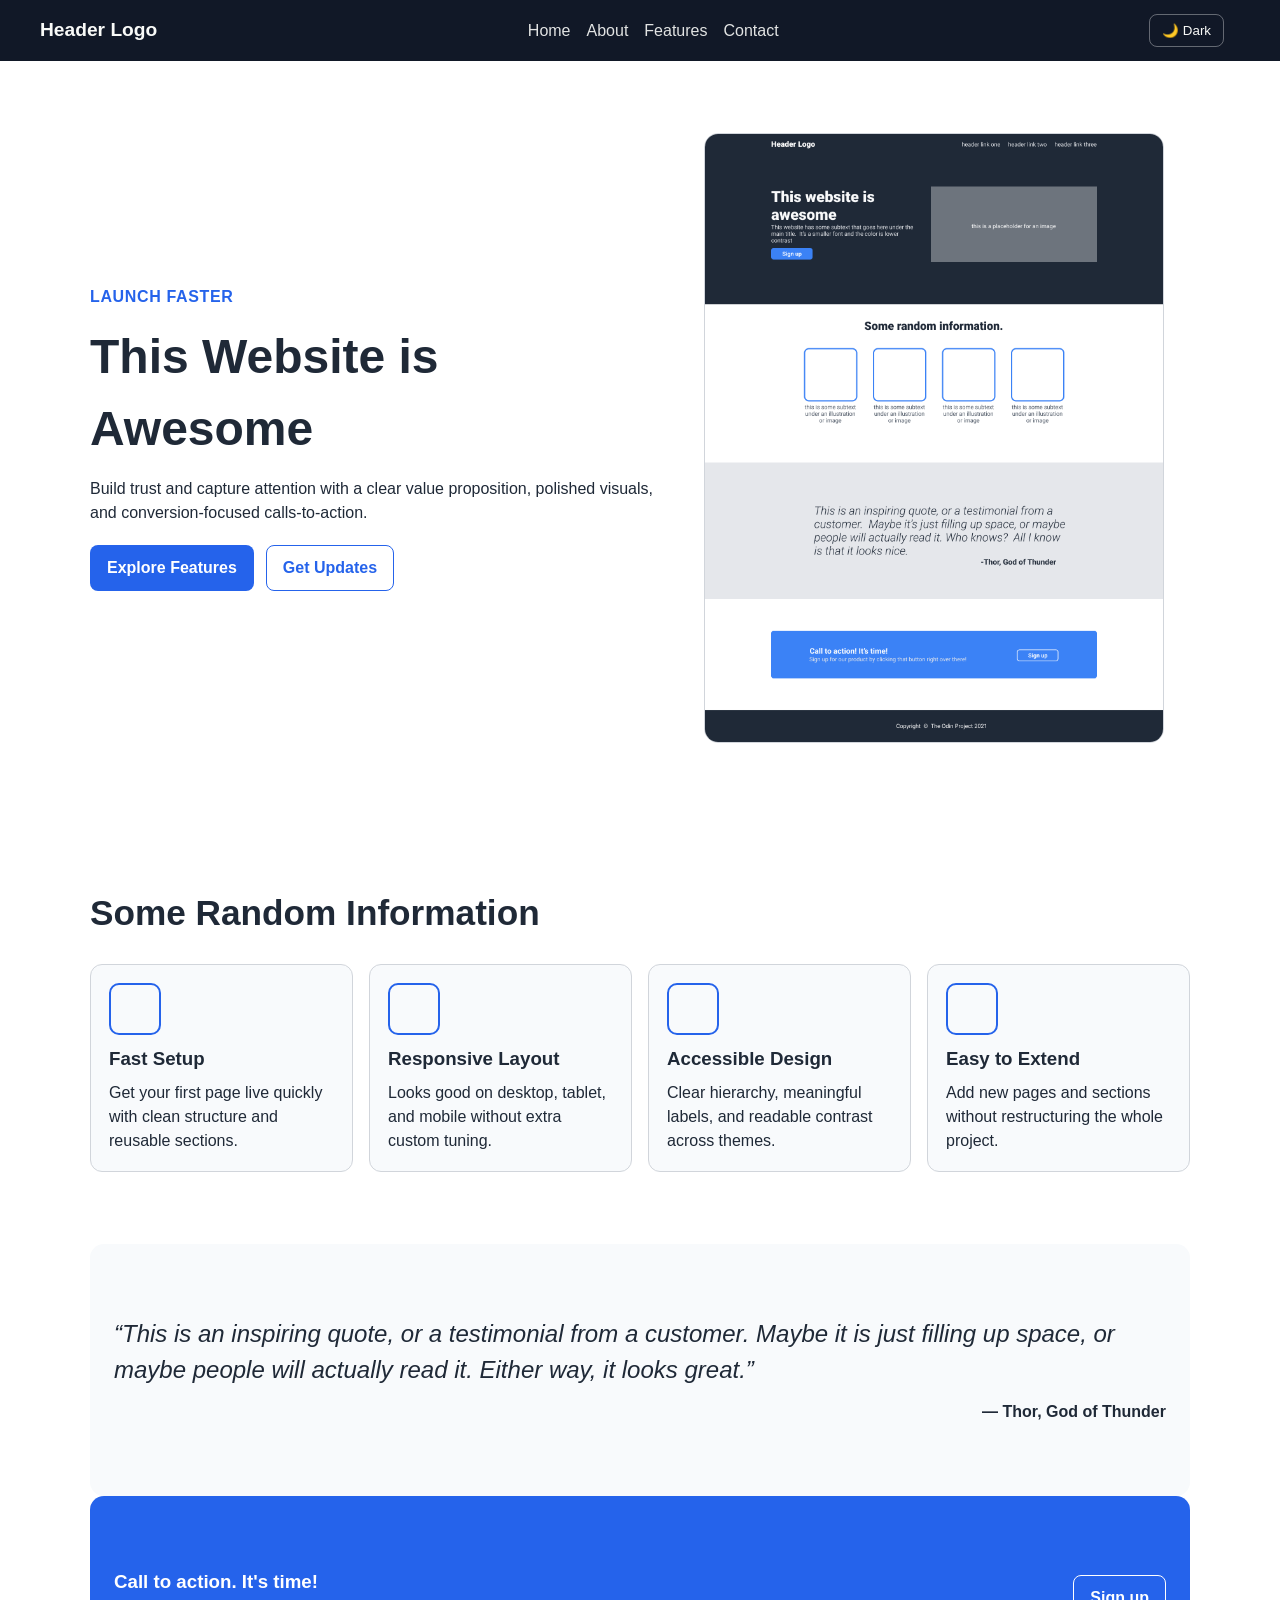
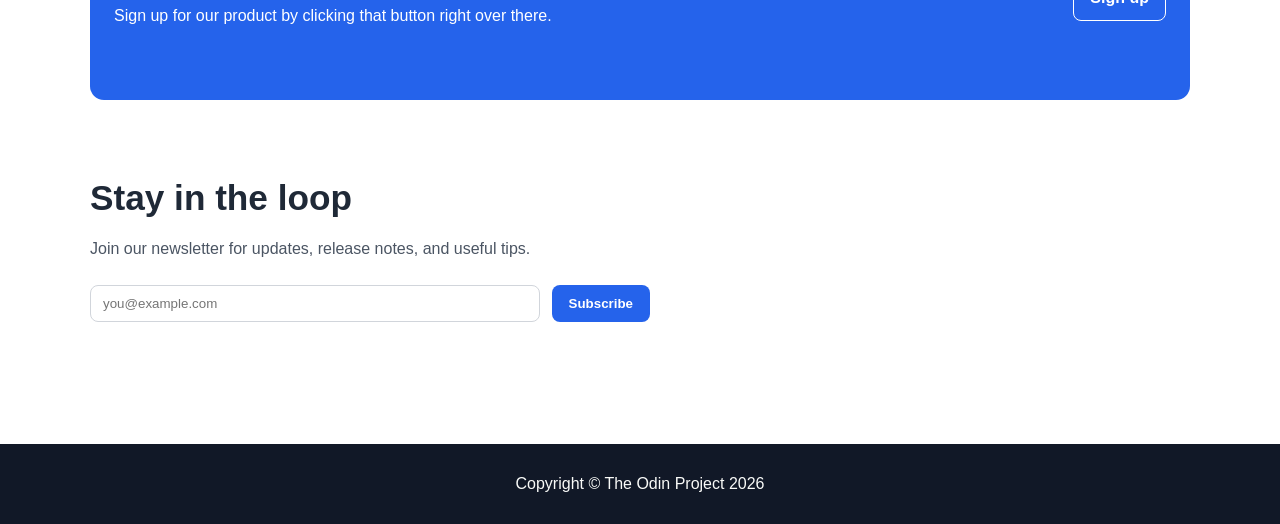
<file: index.html>
<!DOCTYPE html>
<html lang="en">
<head>
  <meta charset="UTF-8" />
  <meta name="viewport" content="width=device-width, initial-scale=1.0" />
  <link rel="stylesheet" href="assets/css/style.css" />
  <title>TOP Landing Page</title>
</head>
<body>
  <header class="site-header">
    <a class="logo" href="index.html">Header Logo</a>

    <button id="menu-toggle" class="icon-btn menu-toggle" aria-label="Toggle navigation" aria-expanded="false">☰</button>

    <nav id="site-nav" class="site-nav" aria-label="Main navigation">
      <a href="index.html">Home</a>
      <a href="pages/about.html">About</a>
      <a href="pages/features.html">Features</a>
      <a href="pages/contact.html">Contact</a>
    </nav>

    <button id="theme-toggle" class="icon-btn" aria-label="Toggle dark mode" aria-pressed="false">🌙 Dark</button>
  </header>

  <main>
    <section class="hero section">
      <div class="hero-text">
        <p class="eyebrow">Launch faster</p>
        <h1>This Website is Awesome</h1>
        <p>
          Build trust and capture attention with a clear value proposition,
          polished visuals, and conversion-focused calls-to-action.
        </p>
        <div class="hero-actions">
          <a class="btn btn-primary" href="pages/features.html">Explore Features</a>
          <a class="btn btn-outline" href="#newsletter">Get Updates</a>
        </div>
      </div>
      <img class="hero-image" src="assets/images/01.png" alt="A colorful illustrative placeholder image" />
    </section>

    <section class="section" id="highlights">
      <h2>Some Random Information</h2>
      <div class="grid-cards">
        <article class="card">
          <div class="card-icon"></div>
          <h3>Fast Setup</h3>
          <p>Get your first page live quickly with clean structure and reusable sections.</p>
        </article>
        <article class="card">
          <div class="card-icon"></div>
          <h3>Responsive Layout</h3>
          <p>Looks good on desktop, tablet, and mobile without extra custom tuning.</p>
        </article>
        <article class="card">
          <div class="card-icon"></div>
          <h3>Accessible Design</h3>
          <p>Clear hierarchy, meaningful labels, and readable contrast across themes.</p>
        </article>
        <article class="card">
          <div class="card-icon"></div>
          <h3>Easy to Extend</h3>
          <p>Add new pages and sections without restructuring the whole project.</p>
        </article>
      </div>
    </section>

    <section class="quote section">
      <blockquote>
        “This is an inspiring quote, or a testimonial from a customer. Maybe it is just filling up space,
        or maybe people will actually read it. Either way, it looks great.”
      </blockquote>
      <p class="quote-author">— Thor, God of Thunder</p>
    </section>

    <section class="cta section">
      <div>
        <h3>Call to action. It&apos;s time!</h3>
        <p>Sign up for our product by clicking that button right over there.</p>
      </div>
      <a class="btn btn-outline" href="pages/contact.html">Sign up</a>
    </section>

    <section class="section" id="newsletter">
      <h2>Stay in the loop</h2>
      <p class="section-subtitle">Join our newsletter for updates, release notes, and useful tips.</p>
      <form id="newsletter-form" class="newsletter-form" novalidate>
        <label for="newsletter-email" class="sr-only">Email address</label>
        <input id="newsletter-email" name="email" type="email" placeholder="you@example.com" required />
        <button type="submit" class="btn btn-primary">Subscribe</button>
      </form>
      <p id="newsletter-message" class="form-message" aria-live="polite"></p>
    </section>
  </main>

  <button id="back-to-top" class="icon-btn back-to-top" aria-label="Back to top">↑</button>

  <footer class="site-footer">
    Copyright © The Odin Project <span id="year"></span>
  </footer>

  <script src="assets/js/script.js"></script>
</body>
</html>
</file>
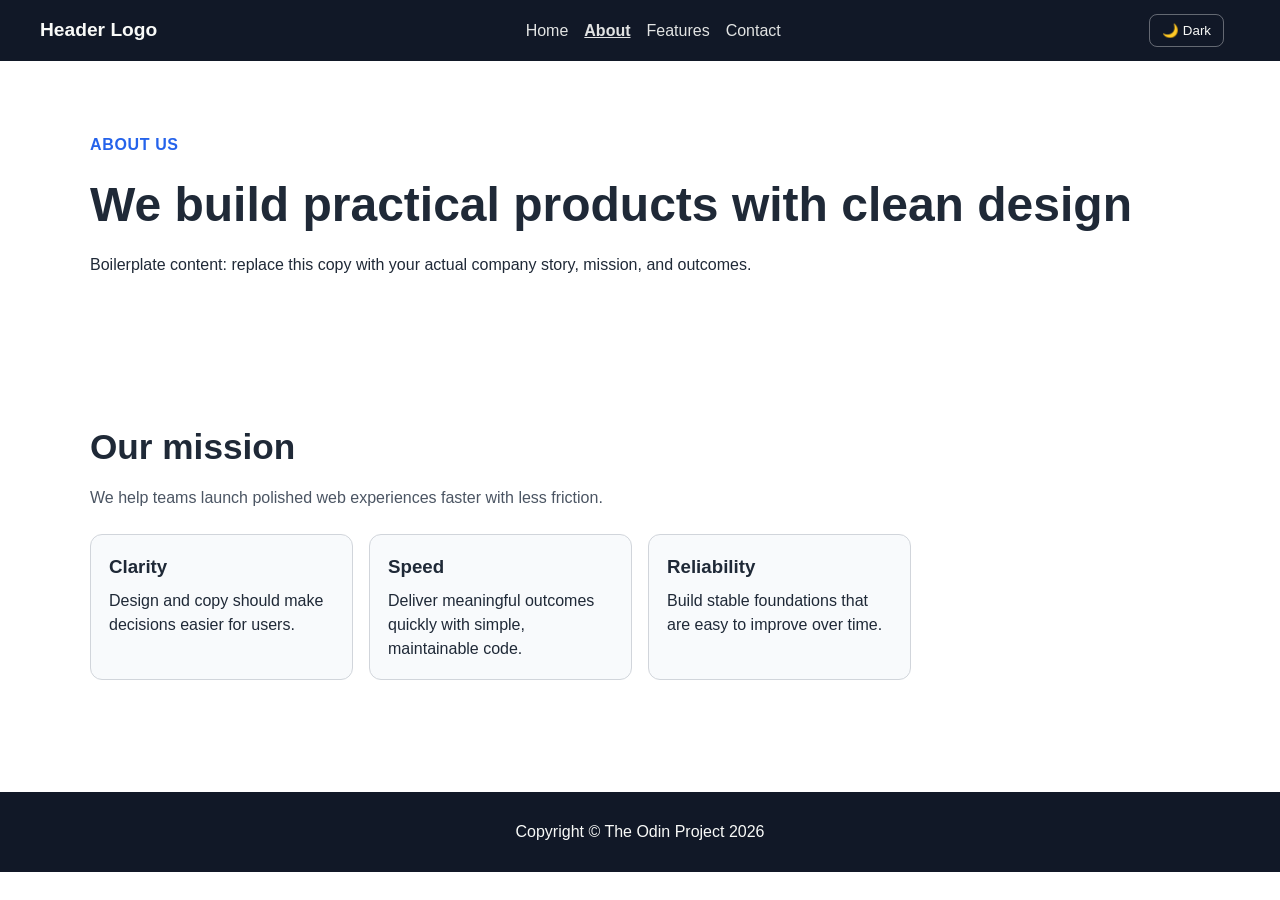
<file: pages/about.html>
<!DOCTYPE html>
<html lang="en">
<head>
  <meta charset="UTF-8" />
  <meta name="viewport" content="width=device-width, initial-scale=1.0" />
  <link rel="stylesheet" href="../assets/css/style.css" />
  <title>About | TOP Landing Page</title>
</head>
<body>
  <header class="site-header">
    <a class="logo" href="../index.html">Header Logo</a>
    <button id="menu-toggle" class="icon-btn menu-toggle" aria-label="Toggle navigation" aria-expanded="false">☰</button>
    <nav id="site-nav" class="site-nav" aria-label="Main navigation">
      <a href="../index.html">Home</a>
      <a href="about.html" aria-current="page">About</a>
      <a href="features.html">Features</a>
      <a href="contact.html">Contact</a>
    </nav>
    <button id="theme-toggle" class="icon-btn" aria-label="Toggle dark mode" aria-pressed="false">🌙 Dark</button>
  </header>

  <main>
    <section class="section page-hero">
      <p class="eyebrow">About us</p>
      <h1>We build practical products with clean design</h1>
      <p>Boilerplate content: replace this copy with your actual company story, mission, and outcomes.</p>
    </section>

    <section class="section">
      <h2>Our mission</h2>
      <p class="section-subtitle">We help teams launch polished web experiences faster with less friction.</p>
      <div class="grid-cards">
        <article class="card">
          <h3>Clarity</h3>
          <p>Design and copy should make decisions easier for users.</p>
        </article>
        <article class="card">
          <h3>Speed</h3>
          <p>Deliver meaningful outcomes quickly with simple, maintainable code.</p>
        </article>
        <article class="card">
          <h3>Reliability</h3>
          <p>Build stable foundations that are easy to improve over time.</p>
        </article>
      </div>
    </section>
  </main>

  <footer class="site-footer">
    Copyright © The Odin Project <span id="year"></span>
  </footer>

  <script src="../assets/js/script.js"></script>
</body>
</html>
</file>
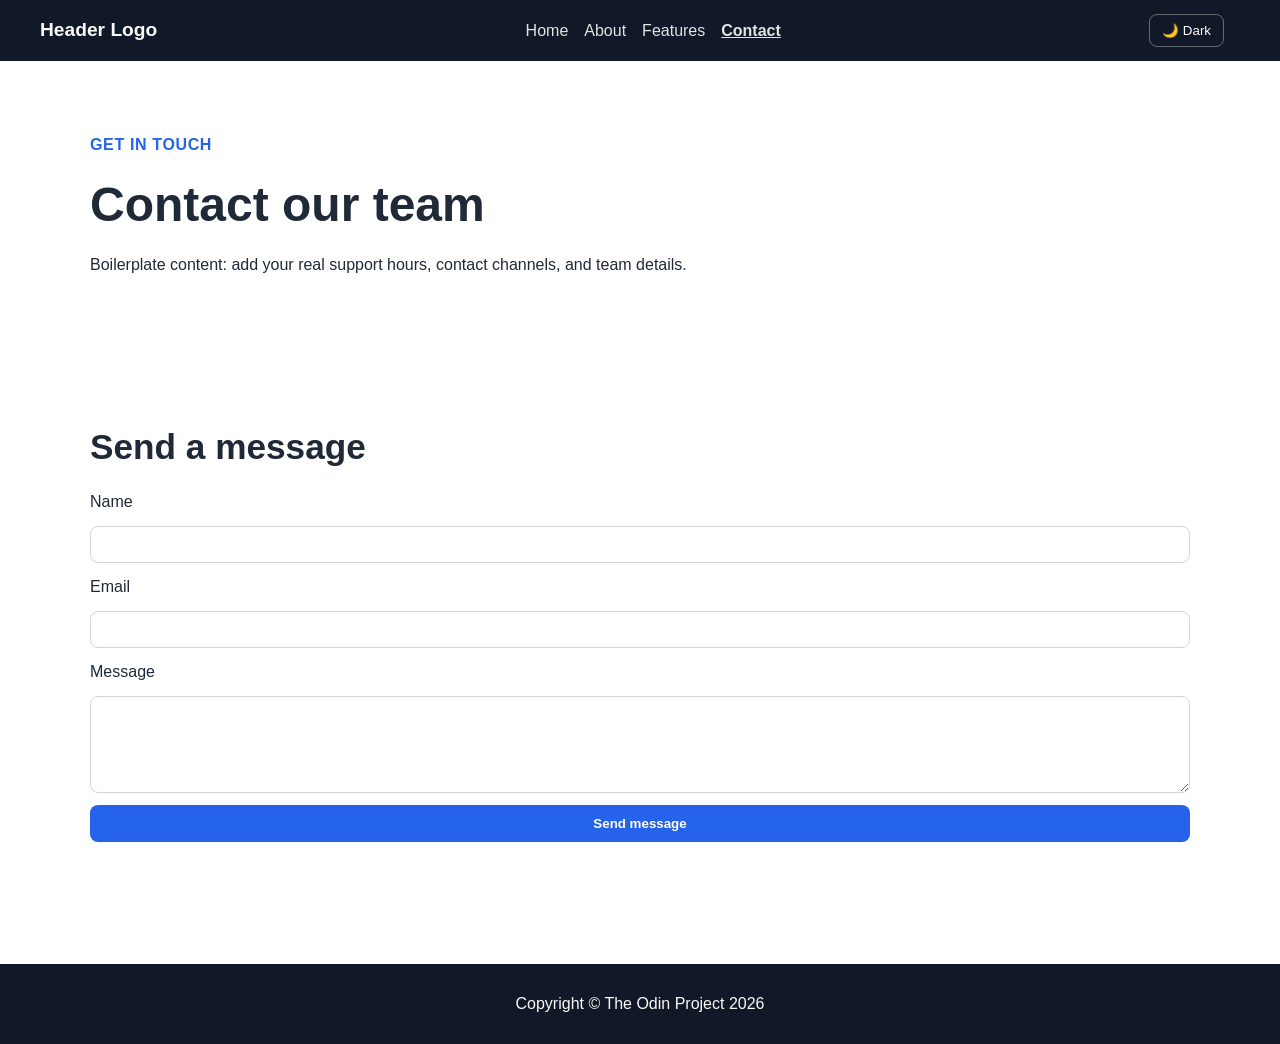
<file: pages/contact.html>
<!DOCTYPE html>
<html lang="en">
<head>
  <meta charset="UTF-8" />
  <meta name="viewport" content="width=device-width, initial-scale=1.0" />
  <link rel="stylesheet" href="../assets/css/style.css" />
  <title>Contact | TOP Landing Page</title>
</head>
<body>
  <header class="site-header">
    <a class="logo" href="../index.html">Header Logo</a>
    <button id="menu-toggle" class="icon-btn menu-toggle" aria-label="Toggle navigation" aria-expanded="false">☰</button>
    <nav id="site-nav" class="site-nav" aria-label="Main navigation">
      <a href="../index.html">Home</a>
      <a href="about.html">About</a>
      <a href="features.html">Features</a>
      <a href="contact.html" aria-current="page">Contact</a>
    </nav>
    <button id="theme-toggle" class="icon-btn" aria-label="Toggle dark mode" aria-pressed="false">🌙 Dark</button>
  </header>

  <main>
    <section class="section page-hero">
      <p class="eyebrow">Get in touch</p>
      <h1>Contact our team</h1>
      <p>Boilerplate content: add your real support hours, contact channels, and team details.</p>
    </section>

    <section class="section">
      <h2>Send a message</h2>
      <form id="contact-form" class="contact-form" novalidate>
        <label for="name">Name</label>
        <input id="name" name="name" type="text" required />

        <label for="email">Email</label>
        <input id="email" name="email" type="email" required />

        <label for="message">Message</label>
        <textarea id="message" name="message" rows="5" required></textarea>

        <button class="btn btn-primary" type="submit">Send message</button>
      </form>
      <p id="contact-message" class="form-message" aria-live="polite"></p>
    </section>
  </main>

  <button id="back-to-top" class="icon-btn back-to-top" aria-label="Back to top">↑</button>

  <footer class="site-footer">
    Copyright © The Odin Project <span id="year"></span>
  </footer>

  <script src="../assets/js/script.js"></script>
</body>
</html>
</file>
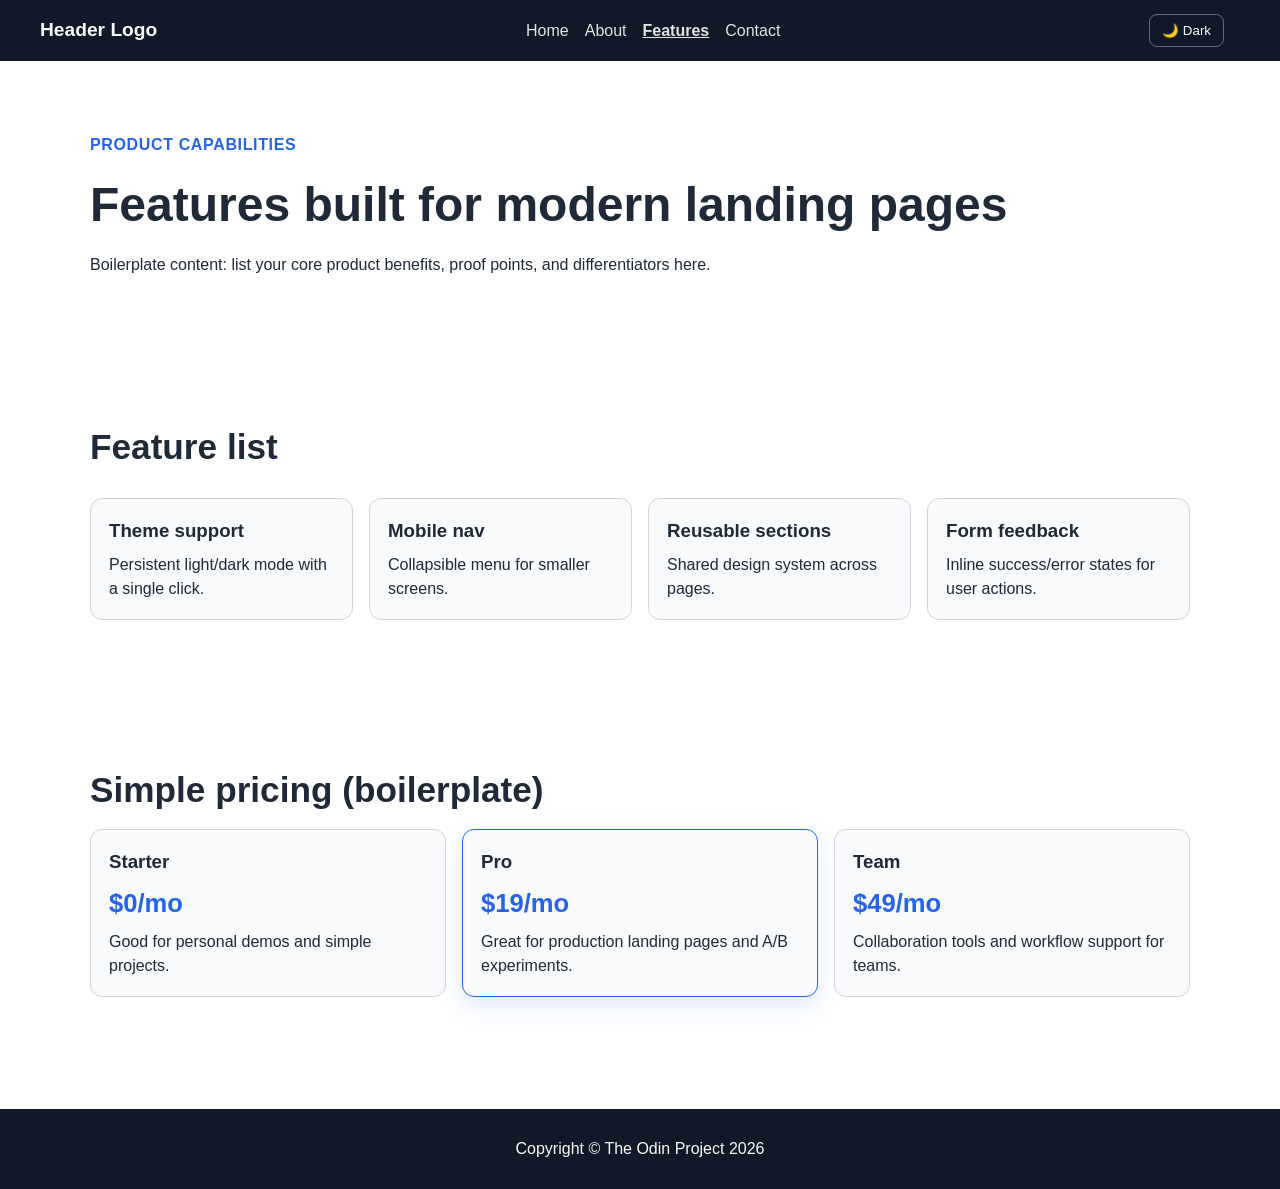
<file: pages/features.html>
<!DOCTYPE html>
<html lang="en">
<head>
  <meta charset="UTF-8" />
  <meta name="viewport" content="width=device-width, initial-scale=1.0" />
  <link rel="stylesheet" href="../assets/css/style.css" />
  <title>Features | TOP Landing Page</title>
</head>
<body>
  <header class="site-header">
    <a class="logo" href="../index.html">Header Logo</a>
    <button id="menu-toggle" class="icon-btn menu-toggle" aria-label="Toggle navigation" aria-expanded="false">☰</button>
    <nav id="site-nav" class="site-nav" aria-label="Main navigation">
      <a href="../index.html">Home</a>
      <a href="about.html">About</a>
      <a href="features.html" aria-current="page">Features</a>
      <a href="contact.html">Contact</a>
    </nav>
    <button id="theme-toggle" class="icon-btn" aria-label="Toggle dark mode" aria-pressed="false">🌙 Dark</button>
  </header>

  <main>
    <section class="section page-hero">
      <p class="eyebrow">Product capabilities</p>
      <h1>Features built for modern landing pages</h1>
      <p>Boilerplate content: list your core product benefits, proof points, and differentiators here.</p>
    </section>

    <section class="section">
      <h2>Feature list</h2>
      <div class="grid-cards">
        <article class="card"><h3>Theme support</h3><p>Persistent light/dark mode with a single click.</p></article>
        <article class="card"><h3>Mobile nav</h3><p>Collapsible menu for smaller screens.</p></article>
        <article class="card"><h3>Reusable sections</h3><p>Shared design system across pages.</p></article>
        <article class="card"><h3>Form feedback</h3><p>Inline success/error states for user actions.</p></article>
      </div>
    </section>

    <section class="section">
      <h2>Simple pricing (boilerplate)</h2>
      <div class="pricing-grid">
        <article class="card pricing-card">
          <h3>Starter</h3>
          <p class="price">$0/mo</p>
          <p>Good for personal demos and simple projects.</p>
        </article>
        <article class="card pricing-card featured">
          <h3>Pro</h3>
          <p class="price">$19/mo</p>
          <p>Great for production landing pages and A/B experiments.</p>
        </article>
        <article class="card pricing-card">
          <h3>Team</h3>
          <p class="price">$49/mo</p>
          <p>Collaboration tools and workflow support for teams.</p>
        </article>
      </div>
    </section>
  </main>

  <footer class="site-footer">
    Copyright © The Odin Project <span id="year"></span>
  </footer>

  <script src="../assets/js/script.js"></script>
</body>
</html>
</file>
<file: assets/css/style.css>
* {
  box-sizing: border-box;
  margin: 0;
  padding: 0;
  font-family: Arial, sans-serif;
}

:root {
  --bg: #ffffff;
  --surface: #f8fafc;
  --text: #1f2937;
  --muted: #4b5563;
  --header: #111827;
  --header-text: #f9faf8;
  --accent: #2563eb;
  --accent-strong: #1d4ed8;
  --border: #d1d5db;
}

body.dark-mode {
  --bg: #0f172a;
  --surface: #111827;
  --text: #e5e7eb;
  --muted: #cbd5e1;
  --header: #020617;
  --header-text: #f8fafc;
  --accent: #60a5fa;
  --accent-strong: #3b82f6;
  --border: #334155;
}

body {
  background: var(--bg);
  color: var(--text);
  line-height: 1.5;
}

main {
  width: min(1100px, 92%);
  margin: 0 auto;
}

.section {
  padding: 72px 0;
}

.site-header {
  background: var(--header);
  color: var(--header-text);
  padding: 14px min(4vw, 40px);
  display: grid;
  grid-template-columns: auto 1fr auto auto;
  align-items: center;
  gap: 16px;
  position: sticky;
  top: 0;
  z-index: 20;
}

.logo {
  color: var(--header-text);
  text-decoration: none;
  font-size: 1.2rem;
  font-weight: 700;
}

.site-nav {
  display: flex;
  gap: 16px;
  justify-content: center;
}

.site-nav a {
  color: var(--header-text);
  text-decoration: none;
  opacity: 0.9;
}

.site-nav a[aria-current="page"] {
  font-weight: 700;
  text-decoration: underline;
}

.icon-btn {
  border: 1px solid rgba(255, 255, 255, 0.35);
  color: var(--header-text);
  background: transparent;
  padding: 8px 12px;
  border-radius: 8px;
  cursor: pointer;
}

.menu-toggle {
  display: none;
}

.hero {
  display: grid;
  grid-template-columns: 1.1fr 1fr;
  align-items: center;
  gap: 24px;
}

.eyebrow {
  color: var(--accent);
  font-weight: 700;
  text-transform: uppercase;
  letter-spacing: 0.04em;
  margin-bottom: 12px;
}

h1 {
  font-size: clamp(2rem, 5vw, 3rem);
  margin-bottom: 12px;
}

h2 {
  font-size: clamp(1.6rem, 4vw, 2.2rem);
  margin-bottom: 12px;
}

h3 {
  margin-bottom: 8px;
}

.section-subtitle {
  color: var(--muted);
  margin-bottom: 24px;
}

.hero-image {
  width: 100%;
  max-width: 460px;
  border-radius: 14px;
  justify-self: center;
  border: 1px solid var(--border);
}

.hero-actions {
  margin-top: 20px;
  display: flex;
  gap: 12px;
  flex-wrap: wrap;
}

.btn {
  display: inline-block;
  border-radius: 8px;
  text-decoration: none;
  padding: 10px 16px;
  font-weight: 700;
  border: 1px solid transparent;
  cursor: pointer;
}

.btn-primary {
  background: var(--accent);
  color: #fff;
}

.btn-primary:hover {
  background: var(--accent-strong);
}

.btn-outline {
  color: var(--accent);
  border-color: var(--accent);
  background: transparent;
}

.grid-cards {
  display: grid;
  grid-template-columns: repeat(4, minmax(0, 1fr));
  gap: 16px;
  margin-top: 24px;
}

.card {
  background: var(--surface);
  border: 1px solid var(--border);
  border-radius: 12px;
  padding: 18px;
}

.card-icon {
  width: 52px;
  height: 52px;
  border-radius: 10px;
  border: 2px solid var(--accent);
  margin-bottom: 10px;
}

.quote {
  background: var(--surface);
  border-radius: 14px;
  padding-inline: 24px;
}

.quote blockquote {
  font-size: clamp(1.1rem, 2.5vw, 1.5rem);
  font-style: italic;
}

.quote-author {
  text-align: right;
  margin-top: 12px;
  font-weight: 700;
}

.cta {
  background: var(--accent);
  color: #fff;
  border-radius: 14px;
  padding-inline: 24px;
  display: flex;
  justify-content: space-between;
  align-items: center;
  gap: 16px;
}

.cta .btn-outline {
  color: #fff;
  border-color: #fff;
}

.newsletter-form,
.contact-form {
  margin-top: 16px;
  display: grid;
  gap: 12px;
}

.newsletter-form {
  grid-template-columns: 1fr auto;
  max-width: 560px;
}

input,
textarea {
  width: 100%;
  padding: 10px 12px;
  border-radius: 8px;
  border: 1px solid var(--border);
  background: var(--bg);
  color: var(--text);
}

.form-message {
  margin-top: 10px;
  color: var(--muted);
}

.pricing-grid {
  display: grid;
  grid-template-columns: repeat(3, minmax(0, 1fr));
  gap: 16px;
}

.pricing-card .price {
  font-size: 1.6rem;
  font-weight: 700;
  color: var(--accent);
  margin: 8px 0;
}

.pricing-card.featured {
  border-color: var(--accent);
  box-shadow: 0 8px 25px rgba(37, 99, 235, 0.15);
}

.back-to-top {
  position: fixed;
  right: 16px;
  bottom: 16px;
  background: var(--accent);
  color: #fff;
  border: none;
  opacity: 0;
  pointer-events: none;
  transform: translateY(10px);
  transition: 0.2s ease;
}

.back-to-top.visible {
  opacity: 1;
  pointer-events: auto;
  transform: translateY(0);
}

.site-footer {
  background: var(--header);
  color: var(--header-text);
  text-align: center;
  padding: 28px 12px;
  margin-top: 40px;
}

.sr-only {
  position: absolute;
  width: 1px;
  height: 1px;
  padding: 0;
  margin: -1px;
  overflow: hidden;
  clip: rect(0, 0, 0, 0);
  border: 0;
}

@media (max-width: 900px) {
  .hero {
    grid-template-columns: 1fr;
  }

  .grid-cards {
    grid-template-columns: repeat(2, minmax(0, 1fr));
  }

  .pricing-grid {
    grid-template-columns: 1fr;
  }
}

@media (max-width: 700px) {
  .site-header {
    grid-template-columns: auto auto auto;
  }

  .menu-toggle {
    display: inline-block;
  }

  .site-nav {
    display: none;
    grid-column: 1 / -1;
    flex-direction: column;
    background: rgba(2, 6, 23, 0.95);
    padding: 12px;
    border-radius: 8px;
  }

  .site-nav.open {
    display: flex;
  }

  .newsletter-form {
    grid-template-columns: 1fr;
  }

  .grid-cards {
    grid-template-columns: 1fr;
  }

  .cta {
    flex-direction: column;
    align-items: flex-start;
  }
}
</file>
